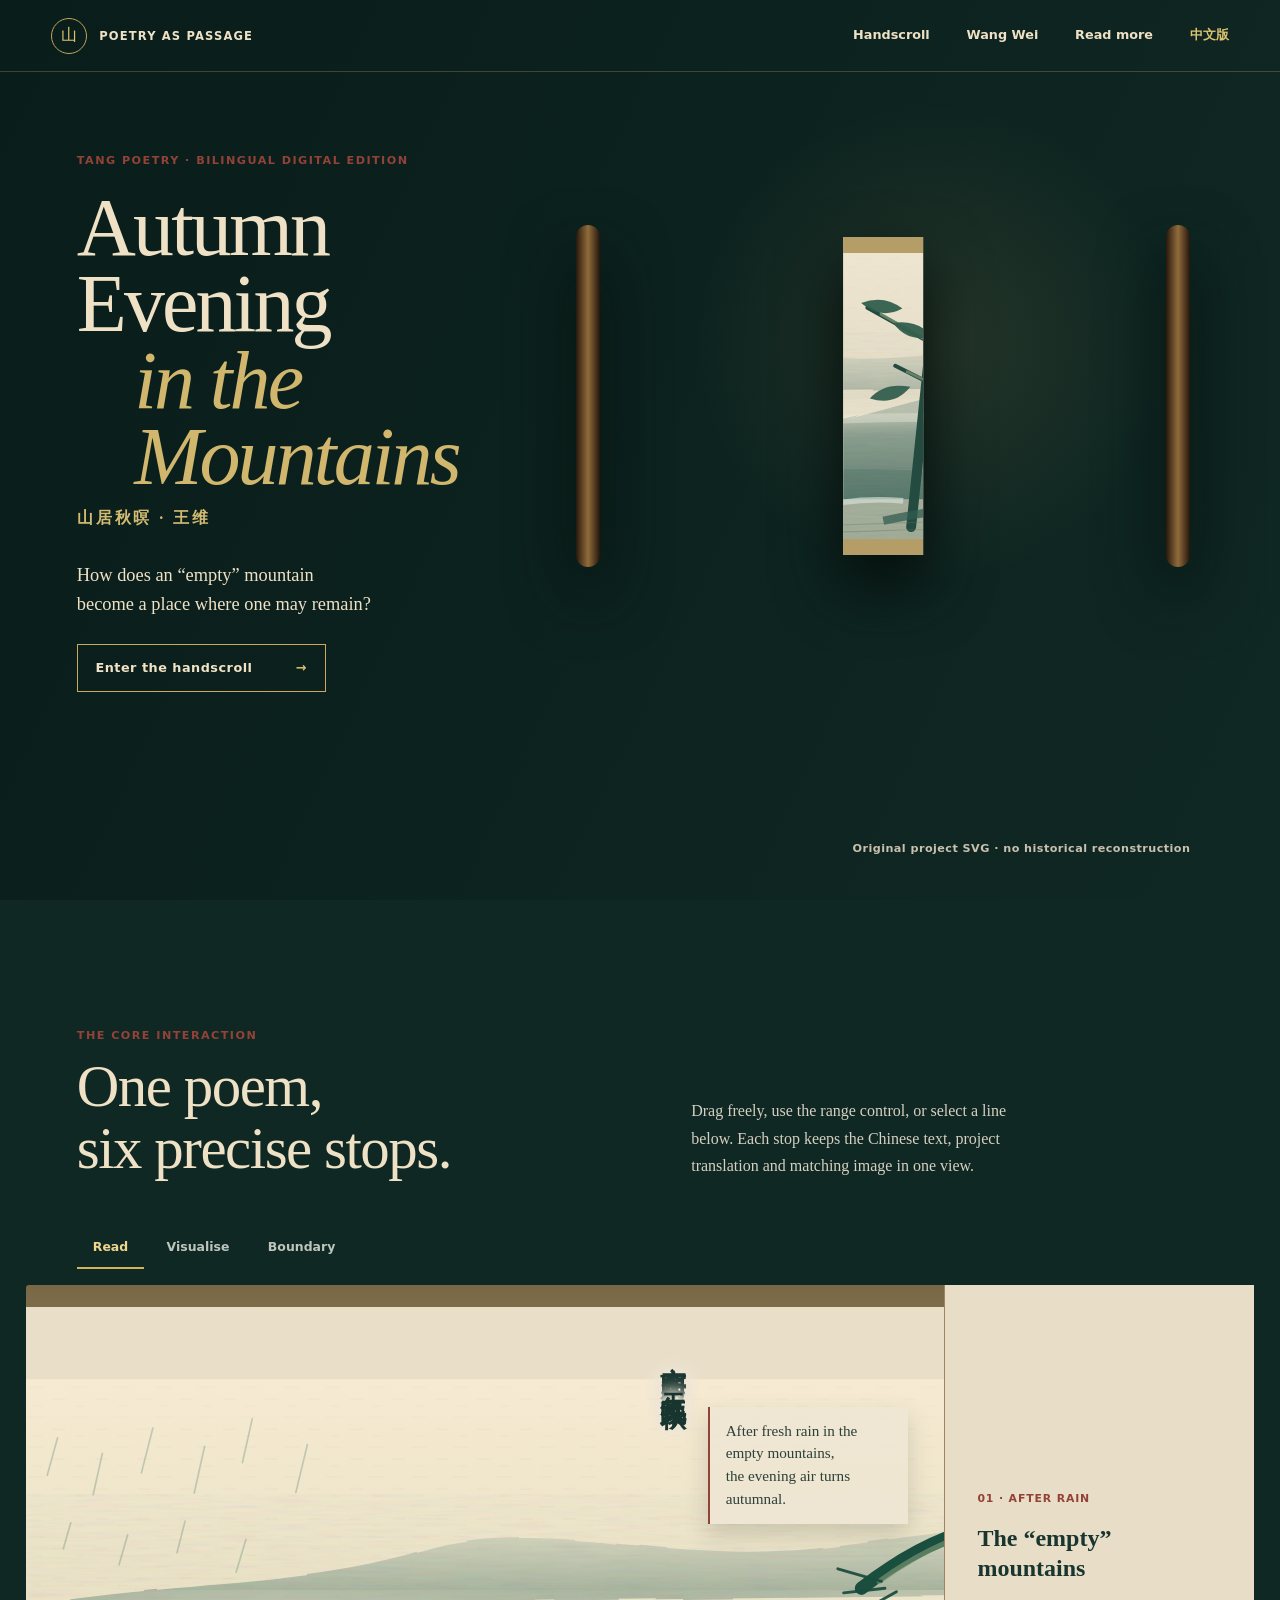
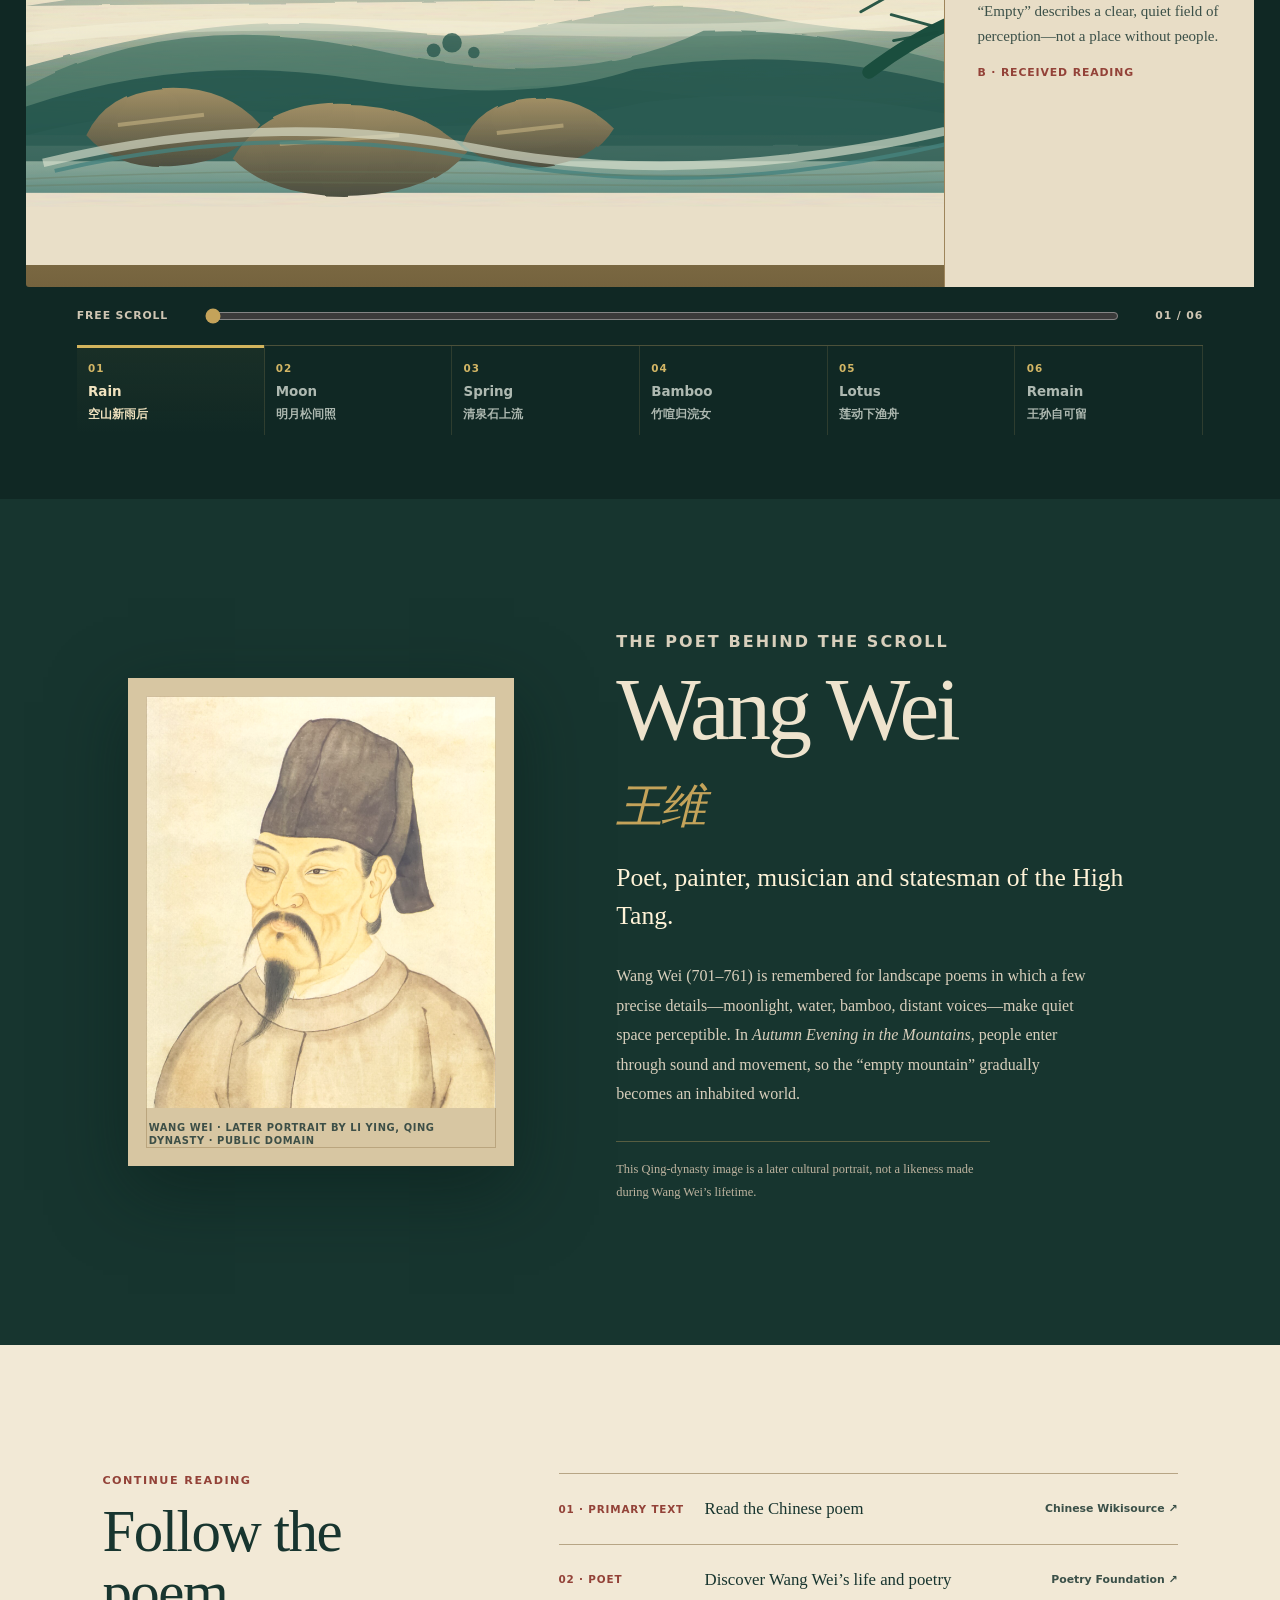
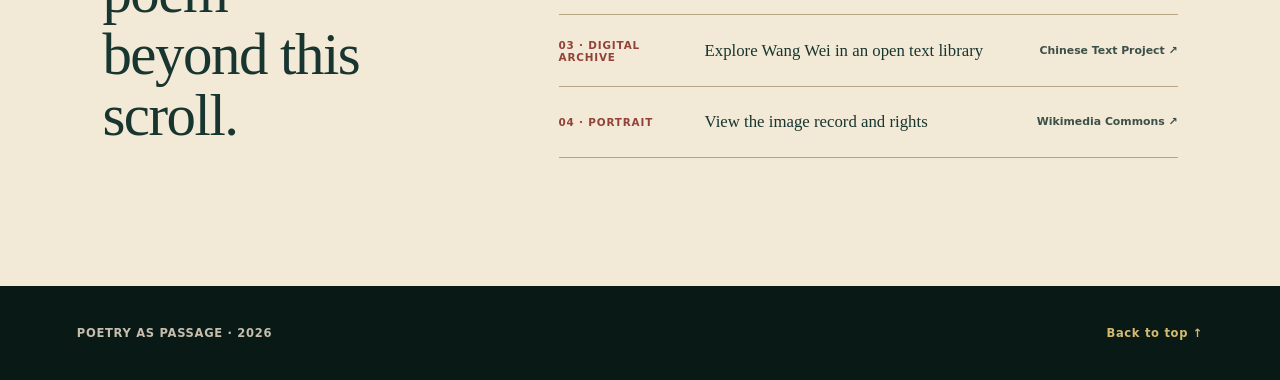
<file: index.html>
<!doctype html>
<html lang="en">
<head>
  <meta charset="utf-8">
  <meta name="viewport" content="width=device-width,initial-scale=1">
  <meta name="theme-color" content="#102824">
  <meta name="description" content="A bilingual digital handscroll for Wang Wei's Autumn Evening in the Mountains.">
  <title>Autumn Evening in the Mountains · Digital Handscroll</title>
  <link rel="stylesheet" href="style.css">
  <script src="app.js" defer></script>
</head>
<body>
  <a class="skip-link" href="#scroll">Skip to the handscroll</a>
  <header class="site-header">
    <a class="brand" href="#top"><span aria-hidden="true">山</span><b>POETRY AS PASSAGE</b></a>
    <nav aria-label="Main navigation"><a href="#scroll">Handscroll</a><a href="#poet">Wang Wei</a><a href="#credits">Read more</a><a href="zh.html" lang="zh-CN">中文版</a></nav>
    <button class="menu" type="button" aria-label="Open navigation" aria-expanded="false">☰</button>
  </header>

  <main id="top">
    <section class="hero">
      <div class="hero-copy">
        <p class="eyebrow">TANG POETRY · BILINGUAL DIGITAL EDITION</p>
        <h1>Autumn Evening<br><em>in the Mountains</em></h1>
        <p class="title-cn" lang="zh-CN">山居秋暝 · 王维</p>
        <p class="question">How does an “empty” mountain become a place where one may remain?</p>
        <button class="open-scroll" type="button">Enter the handscroll <span>→</span></button>
      </div>
      <div class="scroll-preview" aria-hidden="true"><i></i><figure><img src="assets/handscroll/autumn-mountain-scroll.svg" alt=""></figure><i></i></div>
      <p class="hero-note">Original project SVG · no historical reconstruction</p>
    </section>

    <section class="scroll-section" id="scroll" aria-labelledby="scroll-title">
      <header class="section-intro">
        <div><p class="eyebrow">THE CORE INTERACTION</p><h2 id="scroll-title">One poem,<br>six precise stops.</h2></div>
        <p>Drag freely, use the range control, or select a line below. Each stop keeps the Chinese text, project translation and matching image in one view.</p>
      </header>

      <div class="view-tabs" role="group" aria-label="Interpretive view">
        <button type="button" class="active" data-view="reading" aria-pressed="true">Read</button>
        <button type="button" data-view="design" aria-pressed="false">Visualise</button>
        <button type="button" data-view="boundary" aria-pressed="false">Boundary</button>
      </div>

      <div class="scroll-frame">
        <div class="handscroll" tabindex="0" aria-label="Horizontal digital handscroll. Drag, use arrow keys, or choose a stop below.">
          <article class="scene"><div class="verse"><div lang="zh-CN"><b>空山新雨后</b><b>天气晚来秋</b></div><p>After fresh rain in the empty mountains,<br>the evening air turns autumnal.</p></div></article>
          <article class="scene"><div class="verse"><div lang="zh-CN"><b>明月松间照</b></div><p>The bright moon shines<br>between the pines.</p></div></article>
          <article class="scene"><div class="verse"><div lang="zh-CN"><b>清泉石上流</b></div><p>A clear spring flows<br>over stones.</p></div></article>
          <article class="scene"><div class="verse"><div lang="zh-CN"><b>竹喧归浣女</b></div><p>Bamboo resounds—<br>the washerwomen return.</p></div></article>
          <article class="scene"><div class="verse"><div lang="zh-CN"><b>莲动下渔舟</b></div><p>Lotus leaves stir—<br>a fishing boat moves downriver.</p></div></article>
          <article class="scene"><div class="verse"><div lang="zh-CN"><b>随意春芳歇</b><b>王孙自可留</b></div><p>Let spring blossoms fade:<br><i>Wangsun</i>—you may remain.</p></div></article>
        </div>
        <aside class="stop-note" aria-live="polite"><span>01 · AFTER RAIN</span><h3>The “empty” mountains</h3><p>“Empty” describes a clear, quiet field of perception—not a place without people.</p><small>B · RECEIVED READING</small></aside>
      </div>

      <div class="range-row"><span>FREE SCROLL</span><input class="scroll-range" type="range" min="0" max="100" value="0" aria-label="Handscroll position"><output>01 / 06</output></div>
      <div class="stop-picker" role="group" aria-label="Choose a poem stop">
        <button type="button" data-stop="0" aria-current="true"><span>01</span><b>Rain</b><small lang="zh-CN">空山新雨后</small></button>
        <button type="button" data-stop="1"><span>02</span><b>Moon</b><small lang="zh-CN">明月松间照</small></button>
        <button type="button" data-stop="2"><span>03</span><b>Spring</b><small lang="zh-CN">清泉石上流</small></button>
        <button type="button" data-stop="3"><span>04</span><b>Bamboo</b><small lang="zh-CN">竹喧归浣女</small></button>
        <button type="button" data-stop="4"><span>05</span><b>Lotus</b><small lang="zh-CN">莲动下渔舟</small></button>
        <button type="button" data-stop="5"><span>06</span><b>Remain</b><small lang="zh-CN">王孙自可留</small></button>
      </div>
    </section>

    <section class="poet-section" id="poet" aria-labelledby="poet-title">
      <figure>
        <img src="assets/handscroll/wang-wei-portrait.jpg" alt="A later portrait of the Tang poet Wang Wei, painted by Li Ying in the Qing dynasty">
        <figcaption>Wang Wei · later portrait by Li Ying, Qing dynasty · Public domain</figcaption>
      </figure>
      <div class="poet-copy">
        <p class="eyebrow">THE POET BEHIND THE SCROLL</p>
        <h2 id="poet-title">Wang Wei<br><em>王维</em></h2>
        <p class="poet-lead">Poet, painter, musician and statesman of the High Tang.</p>
        <p>Wang Wei (701–761) is remembered for landscape poems in which a few precise details—moonlight, water, bamboo, distant voices—make quiet space perceptible. In <cite>Autumn Evening in the Mountains</cite>, people enter through sound and movement, so the “empty mountain” gradually becomes an inhabited world.</p>
        <p class="portrait-note">This Qing-dynasty image is a later cultural portrait, not a likeness made during Wang Wei’s lifetime.</p>
      </div>
    </section>

    <section class="credits" id="credits">
      <div><p class="eyebrow">CONTINUE READING</p><h2>Follow the poem<br>beyond this scroll.</h2></div>
      <div class="link-list">
        <a href="https://zh.wikisource.org/zh-hans/山居秋暝" target="_blank" rel="noopener"><span>01 · PRIMARY TEXT</span><b>Read the Chinese poem</b><small>Chinese Wikisource ↗</small></a>
        <a href="https://www.poetryfoundation.org/poets/wei-wang" target="_blank" rel="noopener"><span>02 · POET</span><b>Discover Wang Wei’s life and poetry</b><small>Poetry Foundation ↗</small></a>
        <a href="https://ctext.org/datawiki.pl?if=en&amp;res=604898" target="_blank" rel="noopener"><span>03 · DIGITAL ARCHIVE</span><b>Explore Wang Wei in an open text library</b><small>Chinese Text Project ↗</small></a>
        <a href="https://commons.wikimedia.org/wiki/File:王维像_清李瀛绘.jpg" target="_blank" rel="noopener"><span>04 · PORTRAIT</span><b>View the image record and rights</b><small>Wikimedia Commons ↗</small></a>
      </div>
    </section>
  </main>
  <footer><span>POETRY AS PASSAGE · 2026</span><a href="#top">Back to top ↑</a></footer>
</body>
</html>
</file>
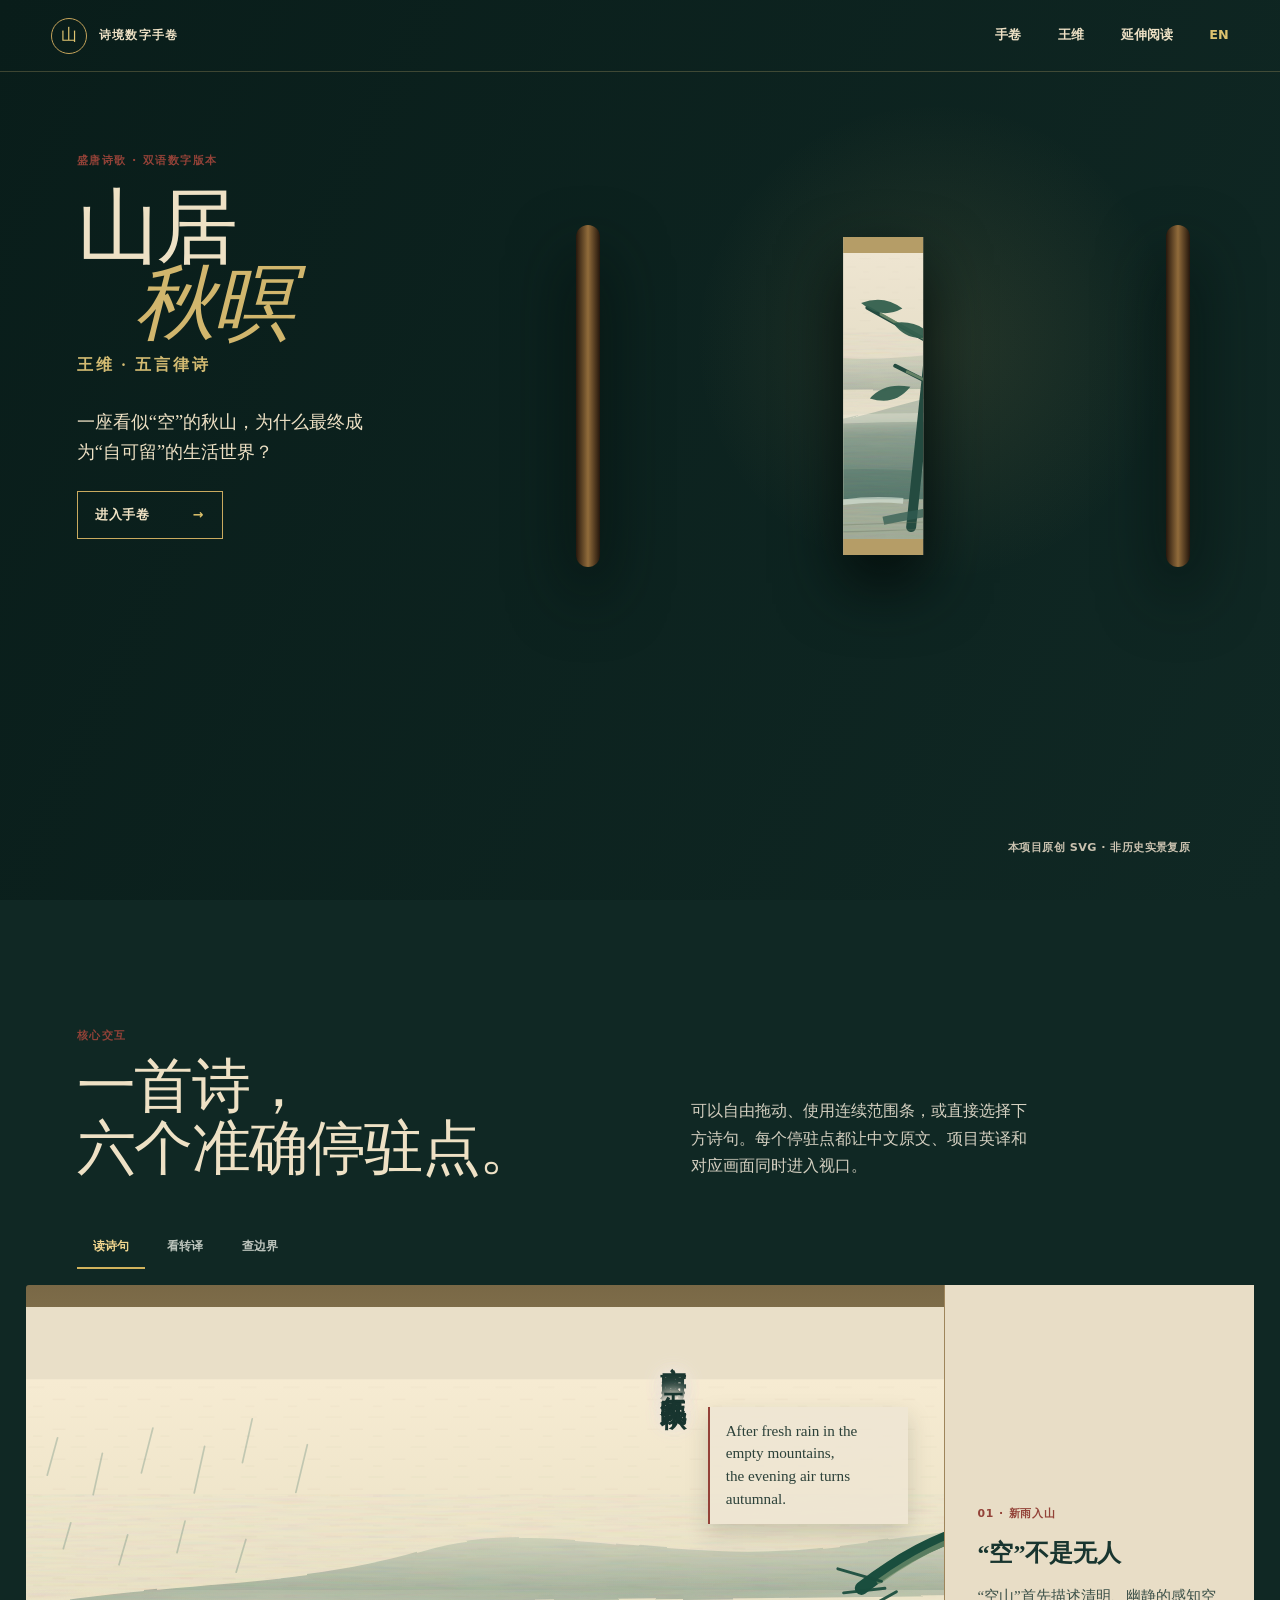
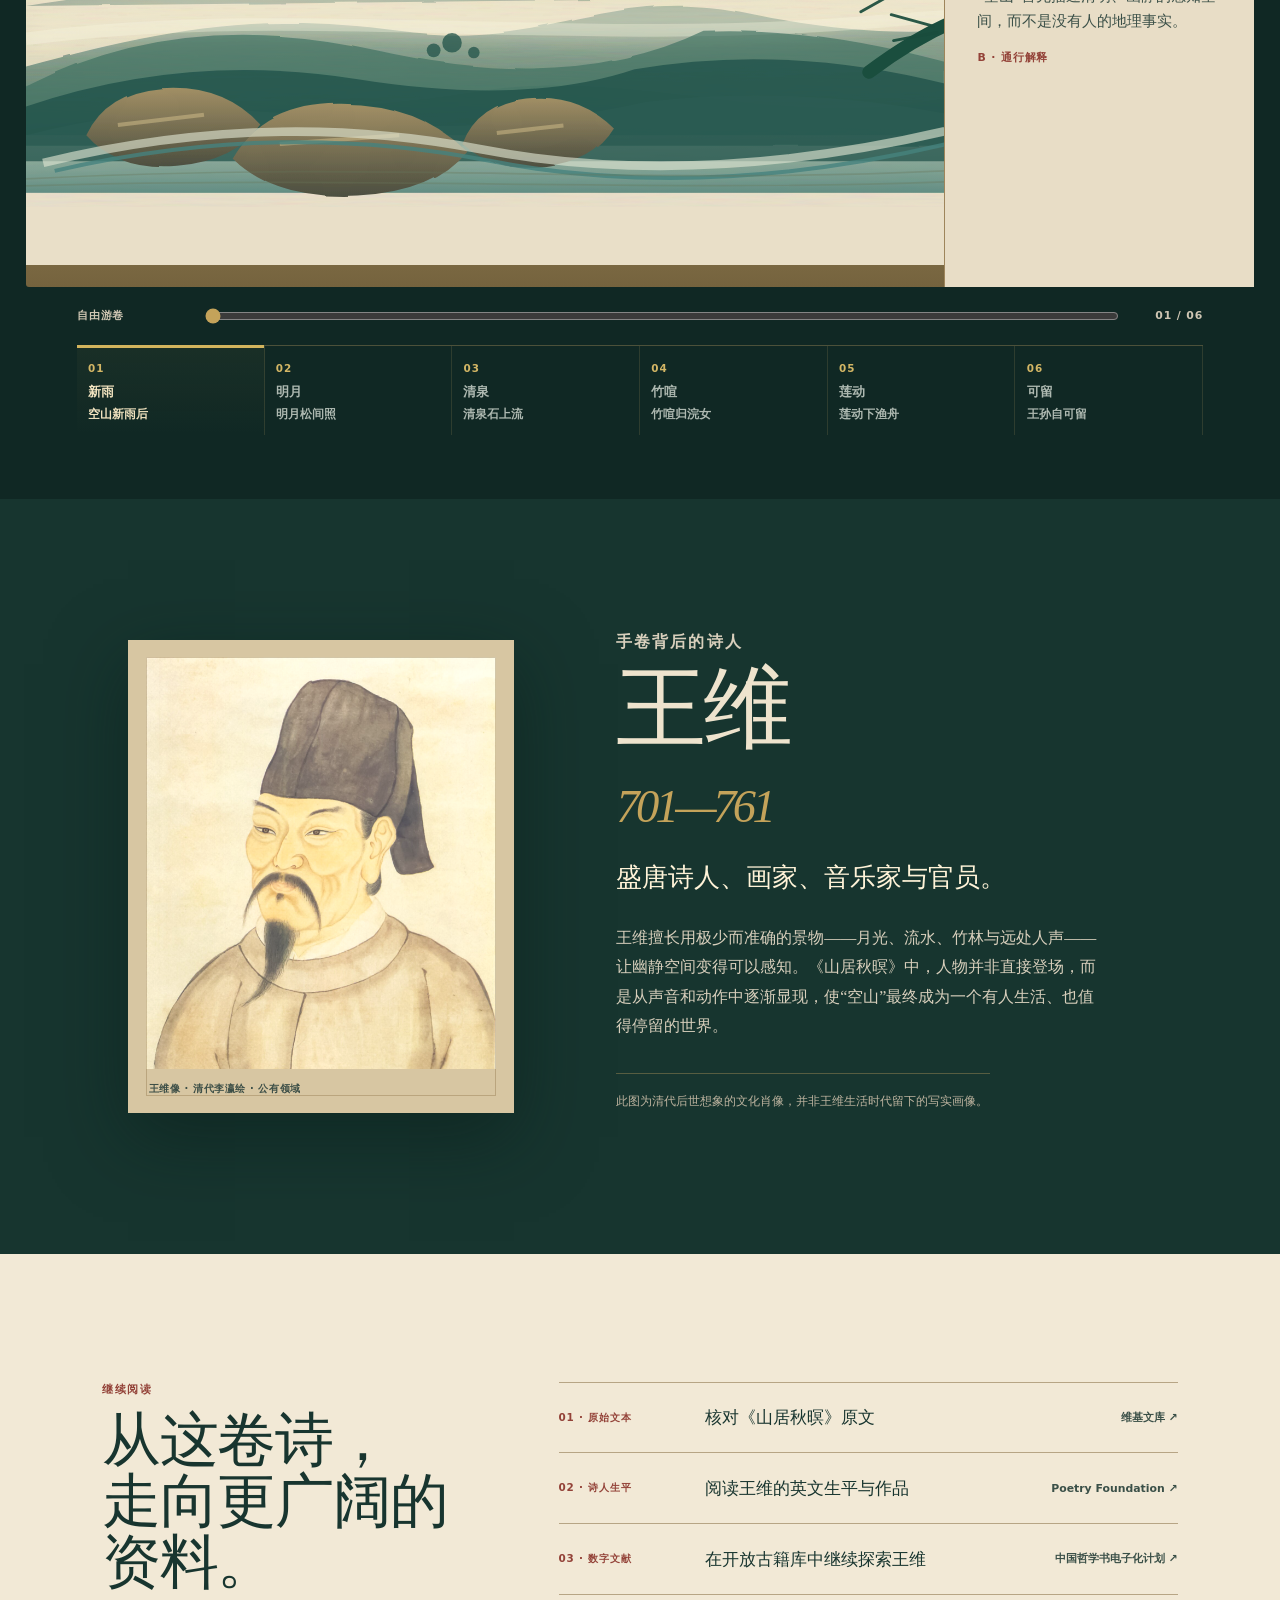
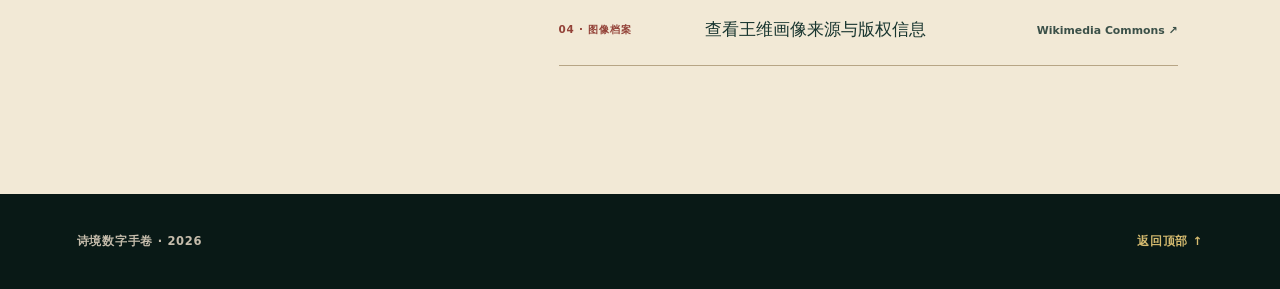
<file: zh.html>
<!doctype html>
<html lang="zh-CN">
<head>
  <meta charset="utf-8">
  <meta name="viewport" content="width=device-width,initial-scale=1">
  <meta name="theme-color" content="#102824">
  <meta name="description" content="王维《山居秋暝》双语数字手卷。">
  <title>山居秋暝 · 双语数字手卷</title>
  <link rel="stylesheet" href="style.css">
  <script src="app.js" defer></script>
</head>
<body>
  <a class="skip-link" href="#scroll">跳至手卷</a>
  <header class="site-header">
    <a class="brand" href="#top"><span aria-hidden="true">山</span><b>诗境数字手卷</b></a>
    <nav aria-label="主导航"><a href="#scroll">手卷</a><a href="#poet">王维</a><a href="#credits">延伸阅读</a><a href="index.html">EN</a></nav>
    <button class="menu" type="button" aria-label="展开导航" aria-expanded="false">☰</button>
  </header>

  <main id="top">
    <section class="hero">
      <div class="hero-copy">
        <p class="eyebrow">盛唐诗歌 · 双语数字版本</p>
        <h1>山居<br><em>秋暝</em></h1>
        <p class="title-cn">王维 · 五言律诗</p>
        <p class="question">一座看似“空”的秋山，为什么最终成为“自可留”的生活世界？</p>
        <button class="open-scroll" type="button">进入手卷 <span>→</span></button>
      </div>
      <div class="scroll-preview" aria-hidden="true"><i></i><figure><img src="assets/handscroll/autumn-mountain-scroll.svg" alt=""></figure><i></i></div>
      <p class="hero-note">本项目原创 SVG · 非历史实景复原</p>
    </section>

    <section class="scroll-section" id="scroll" aria-labelledby="scroll-title">
      <header class="section-intro">
        <div><p class="eyebrow">核心交互</p><h2 id="scroll-title">一首诗，<br>六个准确停驻点。</h2></div>
        <p>可以自由拖动、使用连续范围条，或直接选择下方诗句。每个停驻点都让中文原文、项目英译和对应画面同时进入视口。</p>
      </header>
      <div class="view-tabs" role="group" aria-label="解释层">
        <button type="button" class="active" data-view="reading" aria-pressed="true">读诗句</button>
        <button type="button" data-view="design" aria-pressed="false">看转译</button>
        <button type="button" data-view="boundary" aria-pressed="false">查边界</button>
      </div>
      <div class="scroll-frame">
        <div class="handscroll" tabindex="0" aria-label="横向数字手卷，可拖动、使用方向键或选择下方停驻点。">
          <article class="scene"><div class="verse"><div><b>空山新雨后</b><b>天气晚来秋</b></div><p>After fresh rain in the empty mountains,<br>the evening air turns autumnal.</p></div></article>
          <article class="scene"><div class="verse"><div><b>明月松间照</b></div><p>The bright moon shines<br>between the pines.</p></div></article>
          <article class="scene"><div class="verse"><div><b>清泉石上流</b></div><p>A clear spring flows<br>over stones.</p></div></article>
          <article class="scene"><div class="verse"><div><b>竹喧归浣女</b></div><p>Bamboo resounds—<br>the washerwomen return.</p></div></article>
          <article class="scene"><div class="verse"><div><b>莲动下渔舟</b></div><p>Lotus leaves stir—<br>a fishing boat moves downriver.</p></div></article>
          <article class="scene"><div class="verse"><div><b>随意春芳歇</b><b>王孙自可留</b></div><p>Let spring blossoms fade:<br><i>Wangsun</i>—you may remain.</p></div></article>
        </div>
        <aside class="stop-note" aria-live="polite"><span>01 · 新雨入山</span><h3>“空”不是无人</h3><p>“空山”首先描述清明、幽静的感知空间，而不是没有人的地理事实。</p><small>B · 通行解释</small></aside>
      </div>
      <div class="range-row"><span>自由游卷</span><input class="scroll-range" type="range" min="0" max="100" value="0" aria-label="手卷位置"><output>01 / 06</output></div>
      <div class="stop-picker" role="group" aria-label="选择诗句停驻点">
        <button type="button" data-stop="0" aria-current="true"><span>01</span><b>新雨</b><small>空山新雨后</small></button>
        <button type="button" data-stop="1"><span>02</span><b>明月</b><small>明月松间照</small></button>
        <button type="button" data-stop="2"><span>03</span><b>清泉</b><small>清泉石上流</small></button>
        <button type="button" data-stop="3"><span>04</span><b>竹喧</b><small>竹喧归浣女</small></button>
        <button type="button" data-stop="4"><span>05</span><b>莲动</b><small>莲动下渔舟</small></button>
        <button type="button" data-stop="5"><span>06</span><b>可留</b><small>王孙自可留</small></button>
      </div>
    </section>

    <section class="poet-section" id="poet" aria-labelledby="poet-title">
      <figure>
        <img src="assets/handscroll/wang-wei-portrait.jpg" alt="清代李瀛所绘王维像">
        <figcaption>王维像 · 清代李瀛绘 · 公有领域</figcaption>
      </figure>
      <div class="poet-copy">
        <p class="eyebrow">手卷背后的诗人</p>
        <h2 id="poet-title">王维<br><em>701—761</em></h2>
        <p class="poet-lead">盛唐诗人、画家、音乐家与官员。</p>
        <p>王维擅长用极少而准确的景物——月光、流水、竹林与远处人声——让幽静空间变得可以感知。《山居秋暝》中，人物并非直接登场，而是从声音和动作中逐渐显现，使“空山”最终成为一个有人生活、也值得停留的世界。</p>
        <p class="portrait-note">此图为清代后世想象的文化肖像，并非王维生活时代留下的写实画像。</p>
      </div>
    </section>

    <section class="credits" id="credits">
      <div><p class="eyebrow">继续阅读</p><h2>从这卷诗，<br>走向更广阔的资料。</h2></div>
      <div class="link-list">
        <a href="https://zh.wikisource.org/zh-hans/山居秋暝" target="_blank" rel="noopener"><span>01 · 原始文本</span><b>核对《山居秋暝》原文</b><small>维基文库 ↗</small></a>
        <a href="https://www.poetryfoundation.org/poets/wei-wang" target="_blank" rel="noopener"><span>02 · 诗人生平</span><b>阅读王维的英文生平与作品</b><small>Poetry Foundation ↗</small></a>
        <a href="https://ctext.org/datawiki.pl?if=gb&amp;res=604898" target="_blank" rel="noopener"><span>03 · 数字文献</span><b>在开放古籍库中继续探索王维</b><small>中国哲学书电子化计划 ↗</small></a>
        <a href="https://commons.wikimedia.org/wiki/File:王维像_清李瀛绘.jpg" target="_blank" rel="noopener"><span>04 · 图像档案</span><b>查看王维画像来源与版权信息</b><small>Wikimedia Commons ↗</small></a>
      </div>
    </section>
  </main>
  <footer><span>诗境数字手卷 · 2026</span><a href="#top">返回顶部 ↑</a></footer>
</body>
</html>
</file>
<file: style.css>
:root{
  --room:#102824;
  --room-deep:#091d1a;
  --silk:#e9dfc8;
  --silk-deep:#d9ccb0;
  --ink:#18352f;
  --body:#3b5048;
  --gold:#c4a35a;
  --red:#934238;
  --line:#a98f6559;
  --ui:system-ui,-apple-system,"Segoe UI",sans-serif;
  --serif:Georgia,"Times New Roman","Songti SC",STSong,serif;
  --cn:"Songti SC","Noto Serif CJK SC",STSong,serif;
}
*{box-sizing:border-box}
html{scroll-behavior:smooth}
body{margin:0;overflow-x:hidden;background:var(--silk);color:var(--ink);font:500 16px/1.65 var(--serif)}
button,input{font:inherit}
button,a{color:inherit}
a{text-underline-offset:.2em}
.skip-link{position:absolute;left:-9999px;z-index:99}
.skip-link:focus{left:1rem;top:1rem;background:white;padding:.8rem}
.eyebrow{margin:0;color:var(--red);font:700 .7rem/1.4 var(--ui);letter-spacing:.13em}

.site-header{position:absolute;inset:0 0 auto;z-index:20;height:72px;padding:0 4vw;display:flex;align-items:center;color:#eee1c5;border-bottom:1px solid #d5bc7940}
.brand{display:flex;align-items:center;gap:.75rem;text-decoration:none;font:700 .72rem var(--ui);letter-spacing:.1em}
.brand span{display:grid;place-items:center;width:36px;height:36px;border:1px solid var(--gold);border-radius:50%;font:500 1rem var(--cn);color:#dfc470}
.site-header nav{display:flex;gap:2.3rem;margin-left:auto;font:600 .8rem var(--ui)}
.site-header nav a{text-decoration:none}
.site-header nav a:last-child{color:#ddc36f}
.menu{display:none;background:none;border:0;color:#eee1c5;font-size:1.3rem}

.hero{position:relative;min-height:100svh;overflow:hidden;padding:17vh 6vw 8vh;color:#eee1c5;background:radial-gradient(circle at 73% 38%,#d8b96a1e,transparent 22%),linear-gradient(115deg,var(--room-deep),var(--room))}
.hero-copy{position:relative;z-index:3;width:min(520px,40vw)}
.hero h1{margin:1.35rem 0 .8rem;font:500 clamp(3.6rem,6.4vw,6.8rem)/.93 var(--serif);letter-spacing:-.035em}
.hero h1 em{display:inline-block;margin-left:.7em;color:#d1b66d;font-style:italic}
.title-cn{margin:0 0 2rem;font:600 1rem var(--cn);letter-spacing:.18em;color:#d3bb72}
.question{max-width:32ch;margin:0 0 1.5rem;font-size:1.15rem;line-height:1.6}
.open-scroll{min-height:48px;padding:.85rem 1.1rem;background:transparent;border:1px solid #c9aa5f;color:#f1e3c5;cursor:pointer;font:600 .8rem var(--ui);letter-spacing:.04em}
.open-scroll span{margin-left:2.4rem;color:#dfc36c}
.scroll-preview{position:absolute;z-index:2;left:45vw;right:7vw;top:25vh;height:38vh;display:grid;grid-template-columns:24px 1fr 24px;filter:drop-shadow(0 28px 32px #020b09)}
.scroll-preview>i{z-index:2;border-radius:12px;background:linear-gradient(90deg,#27180d,#916c3b 50%,#24160c);transition:transform 1.1s ease}
.scroll-preview figure{margin:12px -2px;overflow:hidden;border:16px solid #b59d67;background:var(--silk);clip-path:inset(0 43%);transition:clip-path 1.1s cubic-bezier(.2,.75,.2,1)}
.scroll-preview img{width:100%;height:100%;object-fit:cover}
.hero.opened .scroll-preview figure{clip-path:inset(0)}
.hero.opened .scroll-preview>i:first-child{transform:translateX(-16px)}
.hero.opened .scroll-preview>i:last-child{transform:translateX(16px)}
.hero-note{position:absolute;right:7vw;bottom:5vh;margin:0;color:#c9c1af;font:600 .7rem var(--ui);letter-spacing:.04em}

.scroll-section{padding:8rem 0 4rem;background:var(--room);color:#eee1c5;overflow:hidden}
.section-intro{display:grid;grid-template-columns:1fr 1fr;gap:8vw;align-items:end;padding:0 6vw 3rem}
.section-intro h2,.credits h2{margin:.8rem 0 0;font:500 clamp(2.8rem,4.6vw,5rem)/1.04 var(--serif);letter-spacing:-.025em}
.section-intro>p{max-width:42ch;margin:0;color:#d5d0c1;line-height:1.7}
.view-tabs{display:flex;gap:.4rem;margin:0 6vw 1rem}
.view-tabs button{min-height:42px;padding:.65rem 1rem;border:0;border-bottom:2px solid transparent;background:none;color:#bdc5bd;cursor:pointer;font:700 .78rem var(--ui)}
.view-tabs button.active{color:#f0d58e;border-color:#d1b35d}
.scroll-frame{display:grid;grid-template-columns:minmax(0,1fr) 310px;grid-template-rows:22px minmax(520px,62vh) 22px;margin:0 2vw;background:linear-gradient(#796846,#b6a16d,#75633e);border-radius:3px}
.handscroll{grid-column:1;grid-row:2;position:relative;display:flex;overflow-x:auto;overflow-y:hidden;background:var(--silk);scrollbar-width:none;scroll-snap-type:x proximity;overscroll-behavior-x:contain;cursor:grab}
.handscroll::-webkit-scrollbar{display:none}
.handscroll.dragging{cursor:grabbing}
.handscroll::before{content:"";position:absolute;z-index:0;inset:0 auto 0 0;width:600%;background:url("assets/handscroll/autumn-mountain-scroll.svg") center/100% 100% no-repeat;filter:saturate(1.16) contrast(1.06)}
.scene{position:relative;z-index:1;flex:0 0 100%;height:100%;scroll-snap-align:start}
.verse{position:absolute;right:4%;top:7%;display:grid;grid-template-columns:auto minmax(175px,25ch);gap:1rem;align-items:start;color:var(--ink)}
.verse>div{display:flex;gap:.75rem;writing-mode:vertical-rl;font-family:var(--cn)}
.verse b{font-size:clamp(1.45rem,2vw,2rem);line-height:1.5;letter-spacing:.11em;font-weight:600;text-shadow:0 0 10px #eee5d8,0 0 22px #eee5d8}
.verse>p{margin:3.8rem 0 0;padding:.8rem 1rem;background:#efe6d4e8;border-left:2px solid var(--red);box-shadow:0 10px 22px #1f30282b;color:#2c4139;font-size:.95rem;line-height:1.5}
.stop-note{grid-column:2;grid-row:1/4;display:flex;flex-direction:column;justify-content:center;padding:2rem;background:#e8ddc6;color:var(--ink);border-left:1px solid #9e855b}
.stop-note span,.stop-note small{color:var(--red);font:700 .68rem/1.45 var(--ui);letter-spacing:.08em}
.stop-note h3{margin:1rem 0;font-size:1.5rem;line-height:1.25}
.stop-note p{margin:0;color:var(--body);font-size:.94rem;line-height:1.65}
.stop-note small{margin-top:1rem}
.range-row{display:grid;grid-template-columns:110px 1fr 70px;gap:1rem;align-items:center;margin:1rem 6vw 0;color:#cfc6b3;font:700 .68rem var(--ui);letter-spacing:.08em}
.range-row input{width:100%;height:22px;accent-color:#c4a35a;cursor:pointer}
.range-row output{text-align:right}
.stop-picker{display:grid;grid-template-columns:repeat(6,1fr);margin:1rem 6vw 0;border-top:1px solid #a58e5b66}
.stop-picker button{position:relative;min-height:78px;padding:.85rem .7rem;text-align:left;color:#aeb9b1;background:none;border:0;border-right:1px solid #a58e5b35;cursor:pointer;font-family:var(--ui)}
.stop-picker button::before{content:"";position:absolute;left:0;right:100%;top:-1px;height:3px;background:#d2b45d;transition:right .25s ease}
.stop-picker button[aria-current=true]{color:#f1e3bf;background:linear-gradient(#d2b45d0d,transparent)}
.stop-picker button[aria-current=true]::before{right:0}
.stop-picker span{display:block;color:#d3b665;font-size:.65rem;font-weight:800;letter-spacing:.1em}
.stop-picker b{display:block;margin:.25rem 0;font-size:.84rem}
.stop-picker small{display:block;font:600 .72rem var(--cn);color:inherit}

.poet-section{display:grid;grid-template-columns:minmax(300px,.72fr) 1fr;gap:clamp(3rem,8vw,9rem);align-items:center;padding:8rem 10vw;background:#17352f;color:#eee3cd}
.poet-section figure{position:relative;margin:0;padding:1.1rem;background:#d7c6a2;box-shadow:0 24px 70px #071c1880}
.poet-section figure::after{content:"";position:absolute;inset:1.1rem;border:1px solid #8e744a66;pointer-events:none}
.poet-section img{display:block;width:100%;aspect-ratio:4/4.7;object-fit:cover;object-position:50% 12%;filter:sepia(.14) contrast(1.04)}
.poet-section figcaption{padding:.8rem .2rem 0;color:#3d4f47;font:700 .62rem/1.4 var(--ui);letter-spacing:.06em;text-transform:uppercase}
.poet-copy{max-width:660px}
.poet-copy h2{margin:.7rem 0 1.2rem;font:500 clamp(4rem,7vw,7rem)/.92 var(--serif);letter-spacing:-.04em}
.poet-copy h2 em{color:var(--gold);font-size:.52em;font-weight:400}
.poet-copy p{max-width:60ch;color:#d8cfbc;font-size:1rem;line-height:1.85}
.poet-copy .poet-lead{color:#fff3d8;font:500 clamp(1.25rem,2vw,1.7rem)/1.5 var(--serif)}
.poet-copy .portrait-note{margin-top:2rem;padding-top:1rem;border-top:1px solid #b79a5d66;color:#bdb39f;font-size:.78rem}
.credits{display:grid;grid-template-columns:.8fr 1.4fr;gap:8vw;padding:8rem 8vw;background:#f2e9d6}
.link-list{border-top:1px solid #b7a585}
.link-list a{display:grid;grid-template-columns:130px 1fr auto;gap:1rem;align-items:center;padding:1.45rem 0;border-bottom:1px solid #b7a585;color:var(--ink);text-decoration:none;transition:padding .2s,color .2s}
.link-list a:hover{padding-left:.8rem;color:#7d372f}
.link-list span{color:var(--red);font:800 .65rem var(--ui);letter-spacing:.08em}
.link-list b{font:500 1.05rem/1.4 var(--serif)}
.link-list small{color:var(--body);font:700 .68rem var(--ui)}
footer{display:flex;justify-content:space-between;padding:2.5rem 6vw;background:#091916;color:#c6bdac;font:700 .72rem var(--ui);letter-spacing:.06em}
footer a{text-decoration:none;color:#d5bb6f}
button:focus-visible,a:focus-visible,.handscroll:focus-visible{outline:2px solid #d4b65e;outline-offset:3px}

@media(max-width:720px){
  .site-header{height:64px;padding:0 1.2rem}
  .site-header nav{display:none;position:absolute;right:1rem;top:64px;flex-direction:column;gap:1rem;padding:1.3rem;background:#17352f}
  .site-header nav.open{display:flex}
  .menu{display:block;margin-left:auto}
  .hero{min-height:880px;padding:13vh 1.4rem 5vh}
  .hero-copy{width:100%}
  .hero h1{font-size:clamp(3rem,14vw,4rem)}
  .hero h1 em{margin-left:.3em}
  .question{font-size:1rem;max-width:29ch}
  .scroll-preview{left:8%;right:8%;top:55%;height:20vh}
  .hero-note{right:1.4rem;bottom:3vh;font-size:.7rem}
  .scroll-section{padding-top:6rem}
  .section-intro{display:block;padding:0 1.4rem 2.5rem}
  .section-intro h2,.credits h2{font-size:2.6rem}
  .section-intro>p{margin-top:1.5rem;font-size:.95rem}
  .view-tabs{margin-left:1.4rem}
  .scroll-frame{grid-template-columns:1fr;grid-template-rows:18px 56vh auto 18px;margin:0}
  .handscroll{grid-column:1;grid-row:2}
  .stop-note{grid-column:1;grid-row:3;min-height:170px;padding:1.3rem;border-left:0;border-top:1px solid #9e855b}
  .verse{right:.8rem;top:5%;grid-template-columns:auto minmax(145px,47vw);gap:.6rem}
  .verse b{font-size:1.35rem}
  .verse>p{margin-top:4.5rem;padding:.7rem;font-size:.88rem}
  .range-row{grid-template-columns:1fr 70px;margin:1rem 1.4rem 0}
  .range-row>span{display:none}
  .stop-picker{display:flex;overflow-x:auto;margin:1rem 1.4rem 0;padding-bottom:.5rem;scroll-snap-type:x mandatory}
  .stop-picker button{flex:0 0 145px;scroll-snap-align:start}
  .poet-section{grid-template-columns:1fr;padding:5rem 1.4rem;gap:2.5rem}
  .poet-section figure{max-width:420px}
  .poet-copy h2{font-size:4rem}
  .credits{grid-template-columns:1fr;padding:6rem 1.4rem}
  .link-list a{grid-template-columns:1fr auto;gap:.45rem 1rem}
  .link-list span{grid-column:1/-1}
  footer{flex-direction:column;gap:1rem;padding:2rem 1.4rem}
}
@media(prefers-reduced-motion:reduce){*{scroll-behavior:auto!important;transition:none!important}}
</file>
